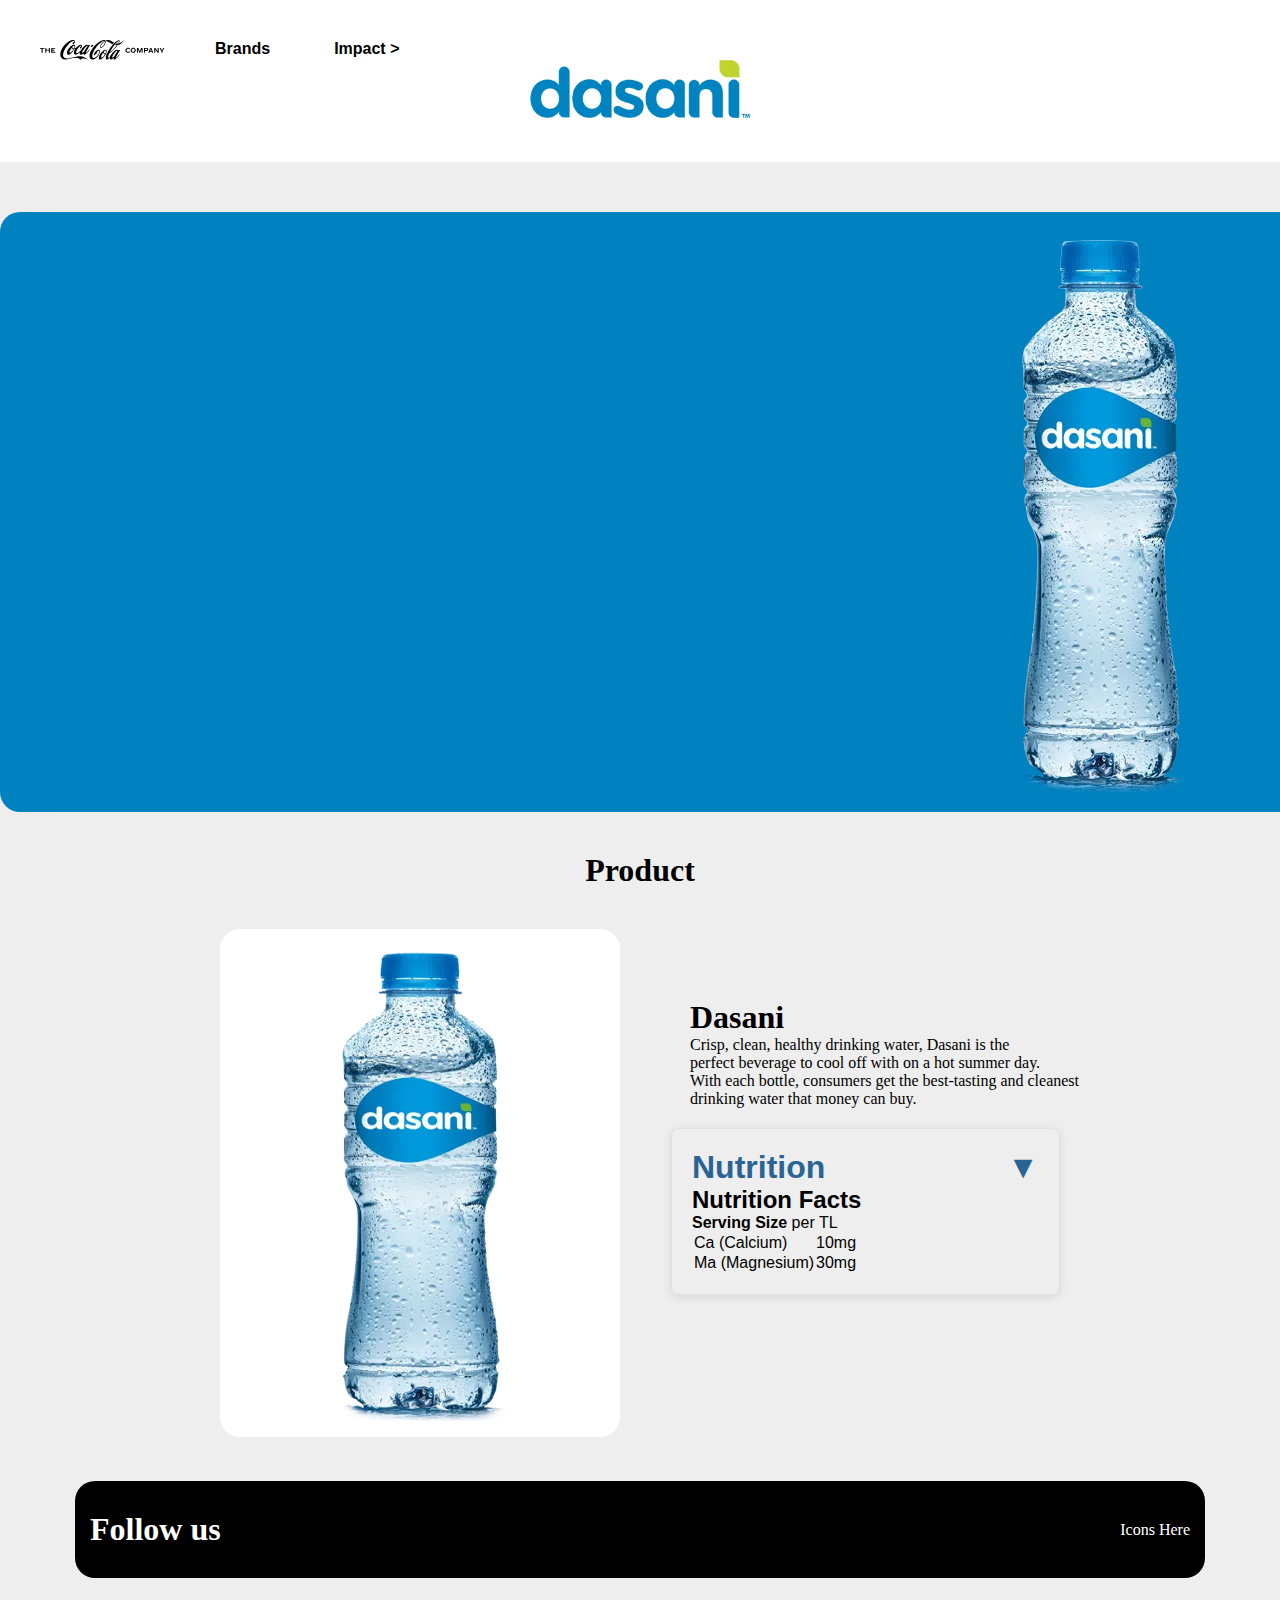
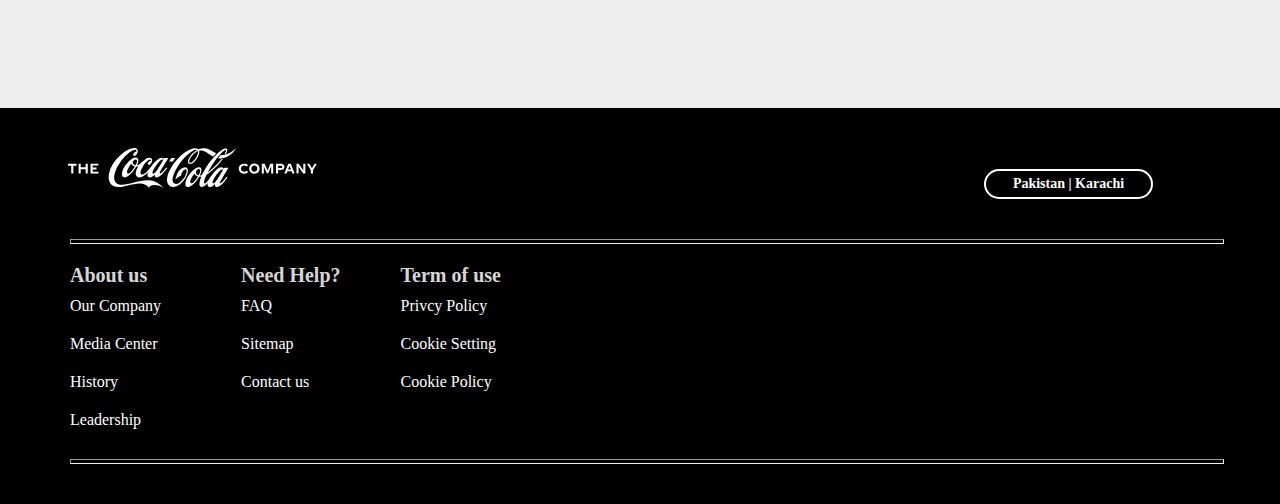
<file: index.html>
<!DOCTYPE html>
<html lang="en">
<head>
    <meta charset="UTF-8">
    <meta name="viewport" content="width=device-width, initial-scale=1.0">
    <title>Document</title>
    <link rel="stylesheet" href="style.css">
    <link href="https://cdn.jsdelivr.net/npm/bootstrap@5.0.2/dist/css/bootstrap.min.css" rel="stylesheet" integrity="sha384-EVSTQN3/azprG1Anm3QDgpJLIm9Nao0Yz1ztcQTwFspd3yD65VohhpuuCOmLASjC" crossorigin="anonymous">
    <script src="https://cdn.jsdelivr.net/npm/bootstrap@5.0.2/dist/js/bootstrap.bundle.min.js" integrity="sha384-MrcW6ZMFYlzcLA8Nl+NtUVF0sA7MsXsP1UyJoMp4YLEuNSfAP+JcXn/tWtIaxVXM" crossorigin="anonymous"></script>

</head>
<body>


    
    <header>
        <ul>
            <img src="Coke-company-logo-black.svg" alt="">
            <li>
                <a href="#">Brands</a>
                <a href="#">Impact ></a>
            </li>
        </ul>

        <div class="dasanilogo">
            <img src="en_dasani_logo_677x180.webp" alt="">
        </div>
    </header>

<!-- SECTION 1 START HERE -->

<div class="mainbox">
    
    <div class="box1">

        <img src="dasanoi-500ml-400x600.webp" alt="">

    </div>

</div>

<!-- SECTION 1 ENDS HERE -->


<!-- SECTION 2 START HERE -->

<div class="box1p">

    <h1>Product</h1>
</div>

        <dev class="box1container">

<div class="box11">

           <img src="dasanoi-500ml-400x600.webp" alt="">

        </div>


        

        <div class="box22">

           <h1>Dasani</h1>

           <p>Crisp, clean, healthy drinking water, Dasani is the <br>
             perfect beverage to cool off with on a hot summer day. <br>
             With each bottle, consumers get the best-tasting and cleanest <br>
              drinking water that money can buy.
         </p>
      
         <div class="nutrition-section">
  <h1 class="nutrition-title">Nutrition</h1>
  
  <div class="nutrition-facts">
    <h2>Nutrition Facts</h2>
    <p class="serving-size"><strong>Serving Size</strong> per TL</p>
    
    <table class="nutrition-table">
      <tr>
        <td>Ca (Calcium)</td>
        <td>10mg</td>
      </tr>
      <tr>
        <td>Ma (Magnesium)</td>
        <td>30mg</td>
      </tr>
      <!-- Other table rows -->
    </table>
  </div>
  
  <div class="ingredients hidden">
    <h3>Ingredients:</h3>
    <p>Treated Water, Minerals Composition:<br>
    Calcium, Magnesium, Potassium, Sodium,<br>
    Chloride, Sulfate, Fluoride.</p>
  </div>
</div>

        </div>
    </div>
</div>


</dev>

<div class="thiscontainer1">

<div class="followcontainer">
    <div class="followtext">
        <h1>Follow us</h1>
    </div>

    <div class="followicons">
        <p>Icons Here</p>
    </div>
</div>

</div>

               
            <footer>
                <div class="footertop">
                    <div class="footerlogo">
                        <img src="logo-white-large cocke.svg" alt="">
                    </div>
                     
                    <div class="footerlocation">
                        <h3>Pakistan | Karachi</h3>
                    </div>
                </div>

                <!-- footer top part done -->


                <hr>


                <div class="footerbottom">

                    <div class="aboutus1">
                        <li>About us</li>
                        <a href="#">Our Company</a>
                        <a href="#">Media Center</a>
                        <a href="#">History</a>
                        <a href="">Leadership</a>
                    </div>

                    <div class="helpus1">
                        <li>Need Help?</li>
                        <a href="#">FAQ</a>
                        <a href="#">Sitemap</a>
                        <a href="#">Contact us</a>
                    </div>

                    <div class="termofuse">
                        <li>Term of use</li>
                        <a href="#">Privcy Policy</a>
                        <a href="#">Cookie Setting</a>
                        <a href="#">Cookie Policy</a>
                    </div>

                </div>

             <hr>

             <div class="copyright">
                <p></p>
             </div>
                


            </footer>



<script>
    $('.nutrition-section').click(function() {
  $(this).toggleClass('active');
  $('.ingredients').toggleClass('hidden');
});
</script>
</body>
</html>
</file>
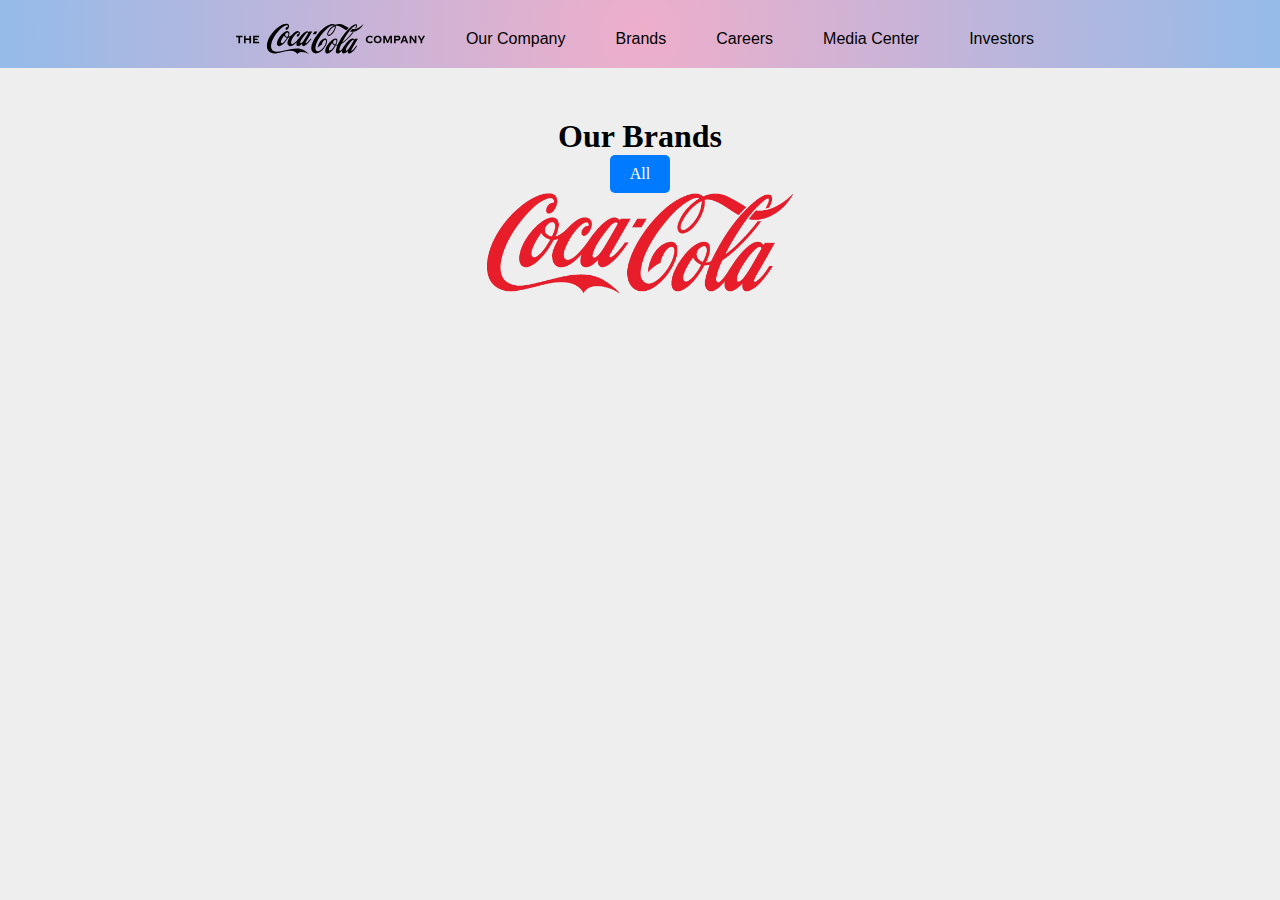
<file: brand.html>
<!DOCTYPE html>
<html lang="en">
<head>
    <meta charset="UTF-8">
    <meta name="viewport" content="width=device-width, initial-scale=1.0">
    <title>Document</title>
        <link href="https://cdn.jsdelivr.net/npm/bootstrap@5.0.2/dist/css/bootstrap.min.css" rel="stylesheet" integrity="sha384-EVSTQN3/azprG1Anm3QDgpJLIm9Nao0Yz1ztcQTwFspd3yD65VohhpuuCOmLASjC" crossorigin="anonymous">
    <script src="https://cdn.jsdelivr.net/npm/bootstrap@5.0.2/dist/js/bootstrap.bundle.min.js" integrity="sha384-MrcW6ZMFYlzcLA8Nl+NtUVF0sA7MsXsP1UyJoMp4YLEuNSfAP+JcXn/tWtIaxVXM" crossorigin="anonymous"></script>
    <link rel="stylesheet" href="brand.css">

</head>
<body>

    
    <header>
        <ul>
            <img src="Coke-company-logo-black.svg" alt="">
            <li>
                <a href="index.html">Our Company</a>
            </li>
            <li>
                <a href="#">Brands</a>
            </li>
            <li>
                <a href="#">Careers</a>
            </li>
            <li>
                <a href="#">Media Center</a>
            </li>
            <li>
                <a href="#">Investors</a>
            </li>
        </ul>
    </header>
    

    <section>

        <div class="brands1">
            <h1>Our Brands</h1>
        </div>

        <div class="dropdown" id="dropdown">
  <div class="dropdown-label">All</div>
  <div class="dropdown-content" id="dropdownItems">
    <div class="dropdown-item">Item 1</div>
    <div class="dropdown-item">Item 2</div>
    <div class="dropdown-item">Item 3</div>
    <div class="dropdown-item">Item 4</div>
    <div class="dropdown-item">Item 5</div>
  </div>
</div>


           <div class="brandsidentity">

            <div class="f3">

                <div class="img1">
                      <img src="en_cocacola_brandlogo_180x550.webp" height="100px" alt="">

                </div>

                            
            </div>


           </div>


    </section>

    





    <script>
  const dropdown = document.getElementById('dropdown');
  const items = document.getElementById('dropdownItems');

  dropdown.addEventListener('click', () => {
    items.classList.toggle('show');
  });
</script>

</body>
</html>
</file>
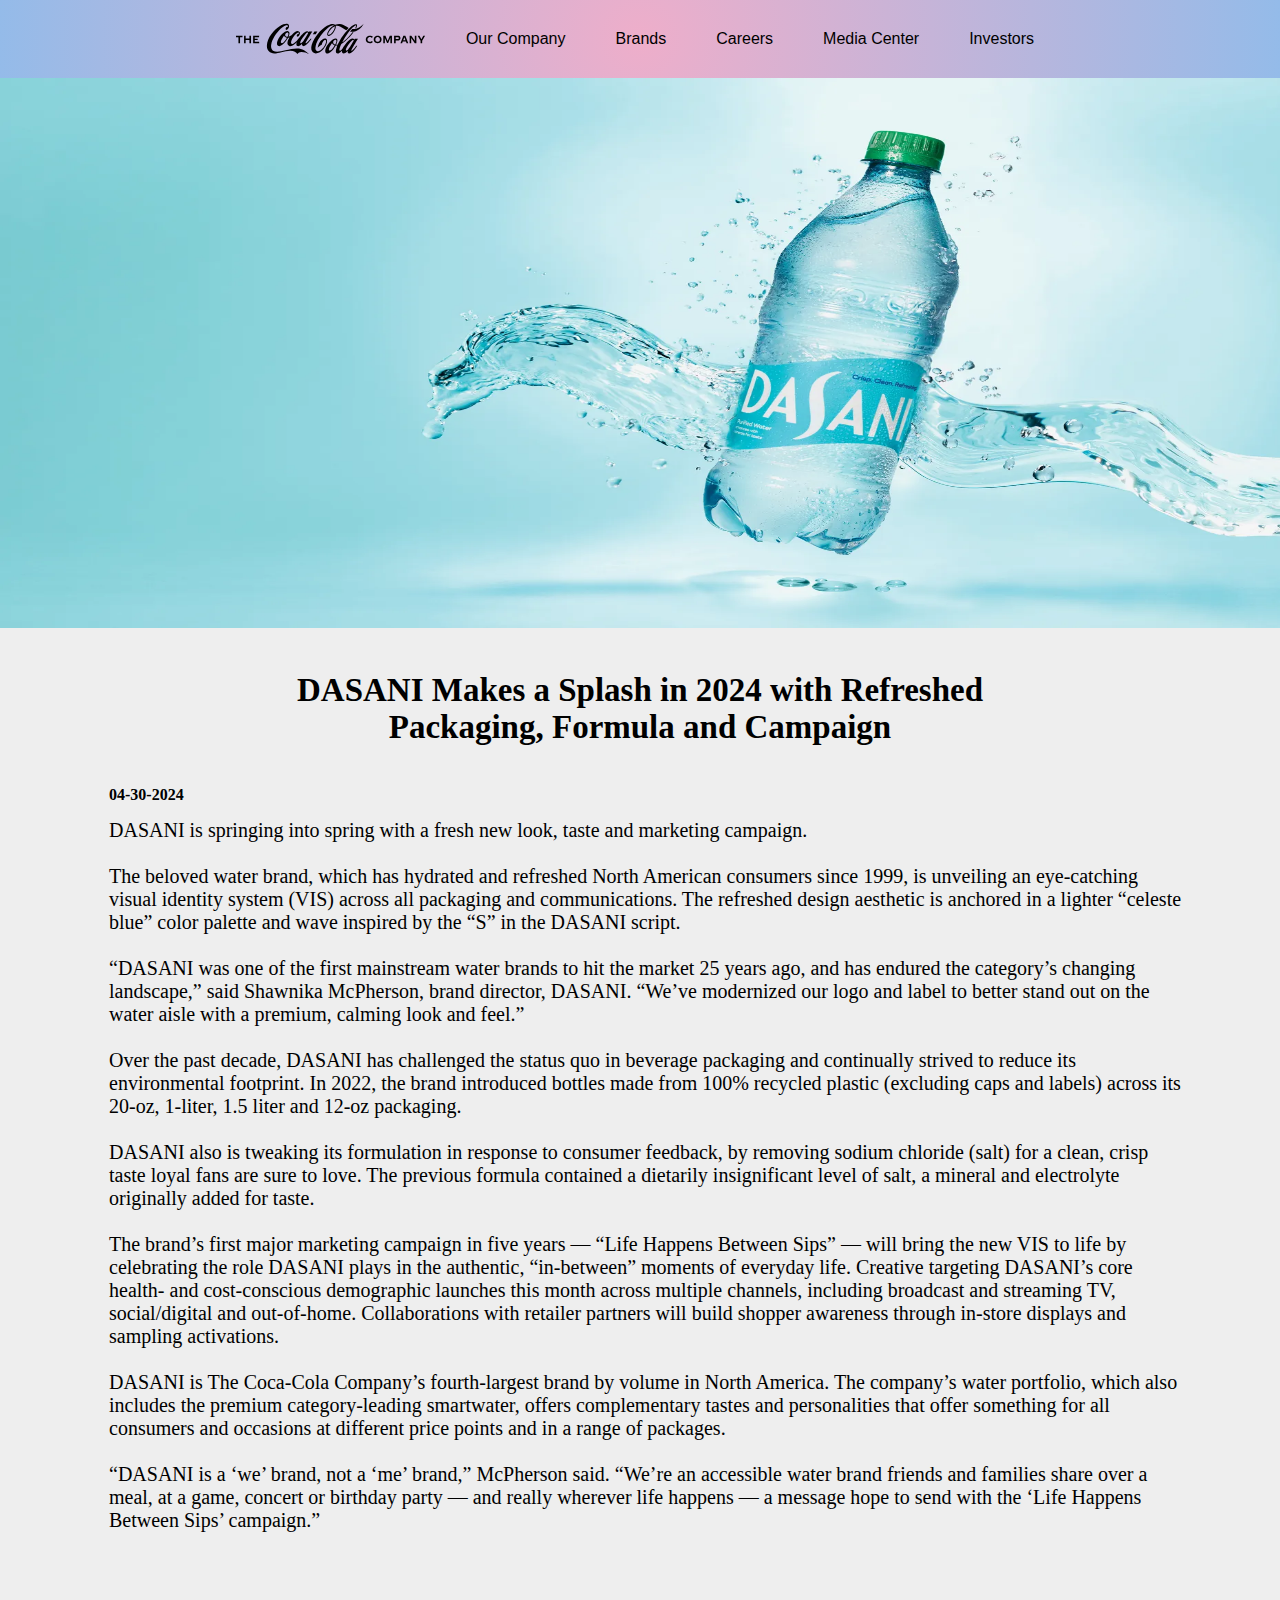
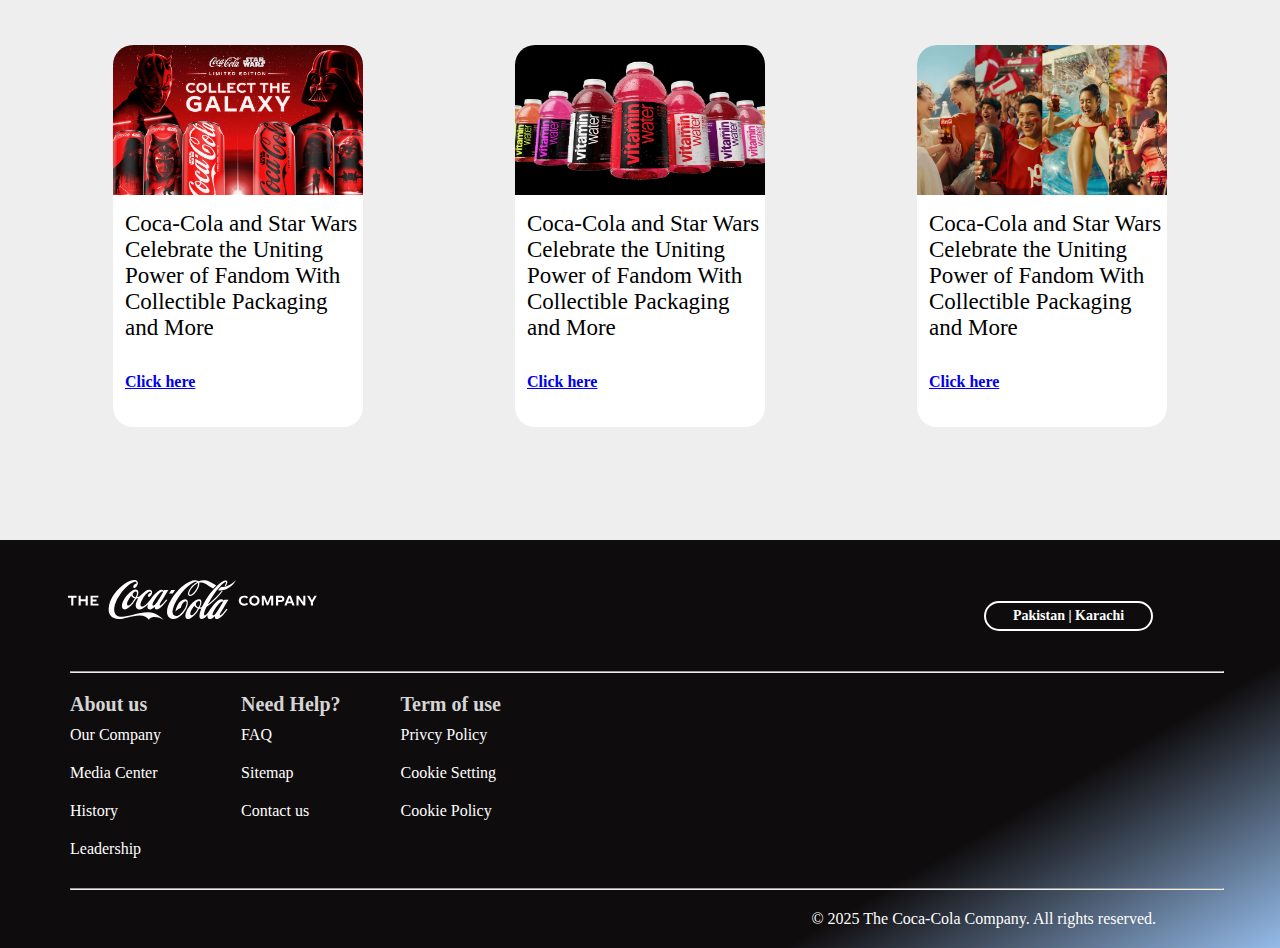
<file: home.html>
<!DOCTYPE html>
<html lang="en">
<head>
    <meta charset="UTF-8">
    <meta name="viewport" content="width=device-width, initial-scale=1.0">
    <title>DASANI Make a Splash in 2024</title>
    <link rel="stylesheet" href="home.css">
</head>
<body>
    
    <header>
        <ul>
            <img src="Coke-company-logo-black.svg" alt="">
            <li>
                <a href="index.html">Our Company</a>
            </li>
            <li>
                <a href="#">Brands</a>
            </li>
            <li>
                <a href="#">Careers</a>
            </li>
            <li>
                <a href="#">Media Center</a>
            </li>
            <li>
                <a href="#">Investors</a>
            </li>
        </ul>
    </header>





    <div class="herosection">

        <div class="heroimage">
            <img src="width1960 main.webp" alt="">
        </div>

    </div>


    <div class="maincontent">

        <h2>DASANI Makes a Splash in 2024 with Refreshed <br>
        Packaging, Formula and Campaign
        </h2>


        <div class="mainiteams">
            <p class="p1">04-30-2024</p>

            <p class="p2">DASANI is springing into spring with a fresh new look, taste and marketing campaign.
                <br> <br>
                The beloved water brand, which has hydrated and refreshed North American consumers since 1999, is unveiling an eye-catching visual identity system (VIS) across all packaging and communications. The refreshed design aesthetic is anchored in a lighter “celeste blue” color palette and wave inspired by the “S” in the DASANI script.

                <br> <br>
                “DASANI was one of the first mainstream water brands to hit the market 25 years ago, and has endured the category’s changing landscape,” said Shawnika McPherson, brand director, DASANI. “We’ve modernized our logo and label to better stand out on the water aisle with a premium, calming look and feel.”

                <br><br>
                Over the past decade, DASANI has challenged the status quo in beverage packaging and continually strived to reduce its environmental footprint. In 2022, the brand introduced bottles made from 100% recycled plastic (excluding caps and labels) across its 20-oz, 1-liter, 1.5 liter and 12-oz packaging. 

                <br><br>
                DASANI also is tweaking its formulation in response to consumer feedback, by removing sodium chloride (salt) for a clean, crisp taste loyal fans are sure to love. The previous formula contained a dietarily insignificant level of salt, a mineral and electrolyte originally added for taste. 

                <br><br>
                The brand’s first major marketing campaign in five years — “Life Happens Between Sips” — will bring the new VIS to life by celebrating the role DASANI plays in the authentic, “in-between” moments of everyday life. Creative targeting DASANI’s core health- and cost-conscious demographic launches this month across multiple channels, including broadcast and streaming TV, social/digital and out-of-home. Collaborations with retailer partners will build shopper awareness through in-store displays and sampling activations.

                <br><br>
                DASANI is The Coca‑Cola Company’s fourth-largest brand by volume in North America. The company’s water portfolio, which also includes the premium category-leading smartwater, offers complementary tastes and personalities that offer something for all consumers and occasions at different price points and in a range of packages.

                <br><br>
                “DASANI is a ‘we’ brand, not a ‘me’ brand,” McPherson said. “We’re an accessible water brand friends and families share over a meal, at a game, concert or birthday party — and really wherever life happens — a message hope to send with the ‘Life Happens Between Sips’ campaign.”

            </p>


        </div>

    </div>


    <div class="cards">

        <div class="card1">
            <div class="image">
                <img src="card 1.webp" alt="">
            </div>
            <div class="heading">
                <p>Coca‑Cola and Star Wars Celebrate the Uniting Power of Fandom With Collectible Packaging and More<p>    
            </div>
            <div class="button">
                <a href="#">Click here</a>
            </div>
        </div>



        
        <div class="card1">
            <div class="image">
                <img src="VW_PR_Asset_06-5x4.webp" height="150px">
            </div>
            <div class="heading">
                <p>Coca‑Cola and Star Wars Celebrate the Uniting Power of Fandom With Collectible Packaging and More<p>    
            </div>
            <div class="button">
                <a href="#">Click here</a>
            </div>
        </div>


    

        
        <div class="card1">
            <div class="image">
                <img src="PR Image_4 SpotsOPT 2_edited-5x3.webp" alt="">
            </div>
            <div class="heading">
                <p>Coca‑Cola and Star Wars Celebrate the Uniting Power of Fandom With Collectible Packaging and More<p>    
            </div>
            <div class="button">
                <a href="#">Click here</a>
            </div>
        </div>

    </div>

    

                   
            <footer>
                <div class="footertop">
                    <div class="footerlogo">
                        <img src="logo-white-large cocke.svg" alt="">
                    </div>
                     
                    <div class="footerlocation">
                        <h3>Pakistan | Karachi</h3>
                    </div>
                </div>

                <!-- footer top part done -->


                <hr>


                <div class="footerbottom">

                    <div class="aboutus1">
                        <li>About us</li>
                        <a href="#">Our Company</a>
                        <a href="#">Media Center</a>
                        <a href="#">History</a>
                        <a href="">Leadership</a>
                    </div>

                    <div class="helpus1">
                        <li>Need Help?</li>
                        <a href="#">FAQ</a>
                        <a href="#">Sitemap</a>
                        <a href="#">Contact us</a>
                    </div>

                    <div class="termofuse">
                        <li>Term of use</li>
                        <a href="#">Privcy Policy</a>
                        <a href="#">Cookie Setting</a>
                        <a href="#">Cookie Policy</a>
                    </div>

                </div>

             <hr>

             <div class="copyright">
                <p>© 2025 The Coca‑Cola Company. All rights reserved.</p>
             </div>
                


            </footer>



</body>
</html>
</file>
<file: style.css>
*{
    padding: 0;
    margin: 0;
}

body {
  background-color: #eeeeee !important;
}

ul {
    display: flex;
}

header li {
    padding-left: 20px;
    list-style:none;
}

header a {
    text-decoration: none;
    color: black;
    list-style-type: none;
    padding: 30px;
    font-weight: 700;
    font-family: Arial, Helvetica, sans-serif;

}

header {
    background-color: rgb(255, 255, 255);
    padding: 40px;
    /* padding-top: 20px;
    padding-bottom: 20px; */
}

.dasanilogo img {
    width: 220px;
    height: auto;
}

.dasanilogo {
    text-align: center;
}


/* start styling body part */

.box1 {
    background-color: #0082C1;
    height: 600px;
    width: 1300px;
    text-align: center;
    display: flex;
    margin: 0 auto;
    border-radius: 20px;
}

.mainbox {
    padding-top: 50px;
}

.box1 img {
    display: block;
    margin-left: auto;
    margin-right: 0;
}


/* SECTION 2 CSS HERE */

.box1p {
    padding: 40px;
}

.box1p h1 {
    text-align: center;
}

.box1container {
    display: flex;
}

.box11 {
    padding-left: 220px;
}

.box11 img {
    background-color: white;
    border-radius: 20px;
    height: 508px;
    width: 400px;
}

.box22 {
    padding: 70px;
}

.box1container {
  padding-bottom: 20px;
}

.box1p {
  font-weight: bold;
}

.nutrition-section {
  max-width: 400px;
  margin: 20px auto;
  font-family: Arial, sans-serif;
  padding: 20px;
  border: 1px solid #e0e0e0;
  border-radius: 8px;
  box-shadow: 0 2px 10px rgba(0,0,0,0.1);
  cursor: pointer;
  transition: all 0.3s ease;
  position: relative;
  right: 19px;
}

.nutrition-section:hover {
  box-shadow: 0 4px 15px rgba(0,0,0,0.1);
}

.nutrition-title {
  color: #2a6496;
  position: relative;
  padding-right: 30px;
}

.nutrition-title::after {
  content: "▼";
  position: absolute;
  right: 0;
  transition: transform 0.3s ease;
}

.nutrition-section.active .nutrition-title::after {
  transform: rotate(180deg);
}

.hidden {
  display: none;
}

.ingredients {
  margin-top: 20px;
  padding-top: 20px;
  border-top: 1px dashed #ccc;
  animation: fadeIn 0.5s ease;
}

@keyframes fadeIn {
  from { opacity: 0; }
  to { opacity: 1; }
}


.thiscontainer1 {
  padding-top: 20px;
}

.followcontainer {
  background-color: black;
  margin: 0 auto;
  width: 1100px;
  border-radius: 20px;
  display: flex;
  align-items: first baseline;
  padding-top: 30px;
  padding-bottom: 30px;
  padding-left: 15px;
  padding-right: 15px;
  color: white;
  justify-content: space-between;
  align-items: center;
}

.thiscontainer1 {
  padding-bottom: 130px;
}


footer {
  background-color: black;
  color: white;
}

.footertop {
  padding-top: 40px;
  padding-bottom: 40px;
  display: flex;
  justify-content: space-between;
  align-items: first baseline;
}

.footerlogo img {
  padding-left: 68px;
}

.footerlocation  {
  padding-right: 127px;
}

.footerlocation h3 {
    padding-top: 5px;
  padding-bottom: 5px;
  border: 2px solid white;
  border-radius: 20px;
  width: 165px;
  text-align: center;
  font-size: 14px;
}

.footer a {
  color: white;
}


.footerbottom {
  display: flex;
  padding: 20px;
  padding-left: 40px;
}


.footerbottom a {
  display: block;
  padding: 10px;
  color: white;
  text-decoration: none;
}

.footerbottom li {
  position: relative;
  left: 10px;
  color: #D5D5D5;
  font-weight: bold;
  font-size: 20px;
  list-style: none;
}

.aboutus1 {
  padding-left: 20px;
}

.helpus1 {
  padding-left: 60px;
}

.termofuse {
  padding-left: 60px;
}

hr {
  width: 1152px;
  position: relative;
  left: 70px;
  height: 3px;
  color: white;
  /* background-color: white; */
}

.copyright {
  text-align: end;
  padding-bottom: 20px;
}

.copyright p {
  padding-top:  20px;
  padding-right: 124px;
}








/* Responsive CSS */


@media only screen and (max-width: 768px) {
  .box1 {
    width: 315px;
    height: 429px;
    align-items: center;
  }

  .box1 img {
    width: 187px;
    height: 314px;
  }

  header li {
    display: none;
  }


  header ul img {
    position: relative;
    right: 54px;
  }


  .box1container {
    display: block;
  }

  .box11 {
    text-align: center;
    padding-left: 0px;
  }

  .box11 img {
    background-color: white;
    border-radius: 20px;
    height: 400px;
    width: 322px;
  }

  .box22 h1 {
    text-align: center;
    font-weight: bold;
  }

  .box22 p {
    text-align: center;
  }

  .box1p h1 {
  font-weight: bold;
  font-size: 51px;
  }

  .followcontainer {
    width: 331px;
    text-align: center;
    display: block;
  }

  .followcontainer h1 {
    font-weight: bold;
  }

  .footertop {
    display: block;
  }

  .footerlogo img {
    padding-left: 16px;
  }

  .footerlocation {
    padding-left: 100px;
    padding-top: 20px;
  }

  footer hr {
    width: 345px;
    position: relative;
    left: 15px;
  }

  .footerbottom {
    display: block;    
  }

  .aboutus1 {
    text-align: center;
  }

  .helpus1 {
    text-align: center;
    padding-left: 0px;
  }

  .termofuse {
    text-align: center;
    padding-left: 0px;
  }

  .copyright p {
    padding-right: 0px;
    padding-left: 0px;
    text-align: center;
    font-size: 14px;
  }
}
</file>
<file: brand.css>
* {
    padding: 0;
    margin: 0;
}

body {
    background-color: #EEEEEE;
}

header {
    padding-top: 20px;
    padding-bottom: 10px;
    /* background-color: rgb(255, 0, 0); */
    background: #EEAECA;
background: radial-gradient(circle, rgba(238, 174, 202, 1) 0%, rgba(148, 187, 233, 1) 100%);
}

header ul {
    display: flex;
    justify-content: center;
}

header ul img {
    width: 190px;
    height: auto;
}

header li {
    list-style: none;
    padding: 10px;
    padding-left: 40px;
}

header li a {
    text-decoration: none;
    /* font-size: 20px; */
    color: black;
    font-weight: 500;
    font-family: Arial, Helvetica, sans-serif;
}




/* Css for dropbox of brands */
    

    .dropdown {
      position: relative;
      display: inline-block;
      cursor: pointer;
    }

    .dropdown-label {
      padding: 10px 20px;
      background-color: #007BFF;
      color: white;
      border-radius: 5px;
    }

    .dropdown-content {
      display: none;
      position: absolute;
      top: 40px;
      left: 0;
      background-color: #f1f1f1;
      padding: 10px;
      border-radius: 5px;
      box-shadow: 0 2px 6px rgba(0, 0, 0, 0.15);
      z-index: 1;
      white-space: nowrap;
    }

    .dropdown-content.show {
      display: flex;
      gap: 10px;
    }

    .dropdown-item {
      background-color: #fff;
      padding: 8px 12px;
      border: 1px solid #ccc;
      border-radius: 4px;
      transition: background-color 0.3s;
    }

    .dropdown-item:hover {
      background-color: #e0e0e0;
    }


section {
    text-align: center;
    padding-top: 50px;
}

.brands1 h1 {
    font-weight: bold;
}
</file>
<file: home.css>
* {
    padding: 0;
    margin: 0;
}

body {
    background-color: #EEEEEE;
}

header {
    padding-top: 20px;
    padding-bottom: 20px;
    /* background-color: rgb(255, 0, 0); */
    background: #EEAECA;
background: radial-gradient(circle, rgba(238, 174, 202, 1) 0%, rgba(148, 187, 233, 1) 100%);
}

header ul {
    display: flex;
    justify-content: center;
}

header ul img {
    width: 190px;
    height: auto;
}

header li {
    list-style: none;
    padding: 10px;
    padding-left: 40px;
}

header li a {
    text-decoration: none;
    /* font-size: 20px; */
    color: black;
    font-weight: 500;
    font-family: Arial, Helvetica, sans-serif;
}

.heroimage img {
    width: 1349px;
   height: 550px;
}

.maincontent {
    padding-top: 40px;
}

.maincontent h2 {
    text-align: center;
    font-size: 33px;
}

.mainiteams {
    padding-left: 109px;
    padding-top: 40px;
    width: 1078px;
    /* padding-bottom: 183px; */
}

.p1 {
    font-weight: bold;
}

.p2 {
    padding-top: 15px;
    font-size: 20px;
}

.cards {
    display: flex;
    align-items: center;
    justify-content: space-between;
    padding-bottom: 200px;
    padding: 113px;
}

.card1 {
    background-color: white;
    height: 382px;
    width: 250px;
    border-radius: 20px 20px 20px 20px;
}

.image img {
    border-radius: 20px 20px 0px 0px;
    width: 250px;
}

.heading p {
    font-weight: 500;
    font-size: 23px;
    padding-left: 12px;
    padding-top: 12px;
}

.button {
    padding-top: 20px;
    padding-left: 12px;
}

.button a{
    font-weight: bold;
}


footer {
  /* background-color: black; */
  color: white;
  background: #0f0c0d;
background: linear-gradient(150deg, rgba(15, 12, 13, 1) 75%, rgba(148, 187, 233, 1) 100%);
}

.footertop {
  padding-top: 40px;
  padding-bottom: 40px;
  display: flex;
  justify-content: space-between;
  align-items: first baseline;
}

.footerlogo img {
  padding-left: 68px;
}

.footerlocation  {
  padding-right: 127px;
}

.footerlocation h3 {
    padding-top: 5px;
  padding-bottom: 5px;
  border: 2px solid white;
  border-radius: 20px;
  width: 165px;
  text-align: center;
  font-size: 14px;
}

.footer a {
  color: white;
}


.footerbottom {
  display: flex;
  padding: 20px;
  padding-left: 40px;
}


.footerbottom a {
  display: block;
  padding: 10px;
  color: white;
  text-decoration: none;
}

.footerbottom li {
  position: relative;
  left: 10px;
  color: #D5D5D5;
  font-weight: bold;
  font-size: 20px;
  list-style: none;
}

.aboutus1 {
  padding-left: 20px;
}

.helpus1 {
  padding-left: 60px;
}

.termofuse {
  padding-left: 60px;
}

hr {
  width: 1152px;
  position: relative;
  left: 70px;
  height: 0px;
  color: white;
  background-color: white;
}

.copyright {
  text-align: end;
  padding-bottom: 20px;
}

.copyright p {
  padding-top:  20px;
  padding-right: 124px;
}
</file>
